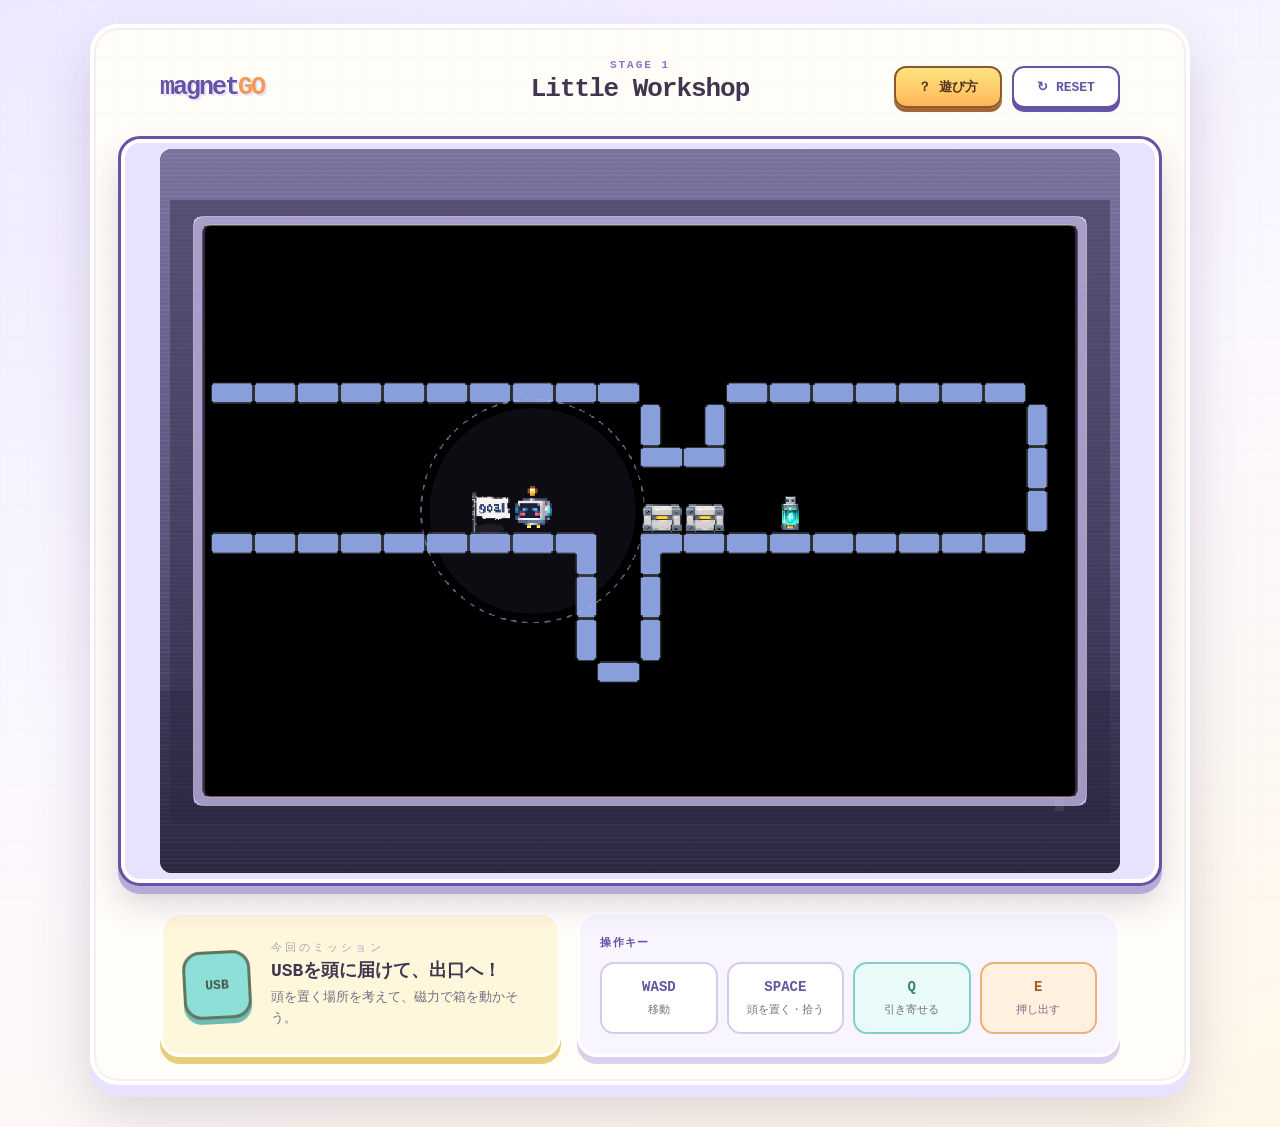
<file: index.html>
<!doctype html>
<html lang="ja">
  <head>
    <meta charset="UTF-8" />
    <meta name="viewport" content="width=device-width, initial-scale=1.0" />
    <title>magnetGO</title>
    <link rel="stylesheet" href="./styles.css" />
    <link rel="stylesheet" href="./play-theme.css" />
  </head>
  <body>
    <main id="appLayout" class="layout">
      <section class="panel panel-game">
        <div class="panel-head">
          <div class="edit-only">
            <p class="eyebrow">Prototype Puzzle</p>
            <h1>magnetGO</h1>
          </div>
          <div class="head-actions">
            <button id="resetButton" class="reset-button edit-only" type="button">Reset</button>
            <button id="restoreButton" class="reset-button reset-button-secondary edit-only" type="button">Restore Base</button>
          </div>
        </div>
        <div class="game-shell">
          <div class="play-toolbar">
            <a class="play-brand player-only" href="./index.html?mode=play" aria-label="magnetGO">
              magnet<span>GO</span>
            </a>
            <div class="player-stage-meta player-only">
              <p id="playerStageIndex" class="eyebrow"></p>
              <h2 id="playerStageTitle"></h2>
            </div>
            <div id="playSideActions" class="play-side-actions" aria-hidden="true">
              <a class="reset-button player-link guide-button" href="./tutorial.html">？ 遊び方</a>
              <button id="playResetButton" class="reset-button" type="button">↻ RESET</button>
            </div>
          </div>
          <div class="game-canvas-wrap">
            <canvas id="gameCanvas" width="1408" height="1408" aria-label="magnetGO game"></canvas>
            <div id="clearOverlay" class="clear-overlay" aria-hidden="true">
              <div class="clear-card">
                <p class="eyebrow">Stage Complete</p>
                <h2>Clear</h2>
                <p>Press Enter for next stage</p>
                <button id="overlayNextStageButton" class="next-stage-button" type="button">Next Stage</button>
              </div>
            </div>
            <div id="gameOverOverlay" class="clear-overlay" aria-hidden="true">
              <div class="clear-card">
                <p class="eyebrow">System Halt</p>
                <h2>Game Over</h2>
                <button id="overlayResetButton" class="reset-button" type="button">Reset</button>
              </div>
            </div>
          </div>
        </div>
        <div class="player-info player-only">
          <section class="player-info-block player-mission">
            <div class="player-mission-icon" aria-hidden="true">USB</div>
            <div>
              <p class="eyebrow">今回のミッション</p>
              <h2>USBを頭に届けて、出口へ！</h2>
              <p>頭を置く場所を考えて、磁力で箱を動かそう。</p>
            </div>
          </section>
          <section class="player-info-block">
            <p class="eyebrow">操作キー</p>
            <ul class="player-controls">
              <li><strong>WASD</strong><span>移動</span></li>
              <li><strong>SPACE</strong><span>頭を置く・拾う</span></li>
              <li class="control-attract"><strong>Q</strong><span>引き寄せる</span></li>
              <li class="control-repel"><strong>E</strong><span>押し出す</span></li>
            </ul>
          </section>
        </div>
      </section>
      <aside class="panel panel-side edit-only">
        <section>
          <p class="eyebrow">Stage</p>
          <h2 id="stageTitle"></h2>
          <p id="stageGoal" class="goal-text"></p>
        </section>
        <section>
          <p class="eyebrow">Select</p>
          <div id="stageButtons" class="stage-buttons"></div>
          <button id="nextStageButton" class="next-stage-button" type="button">Next Stage</button>
        </section>
        <section>
          <p class="eyebrow">Mode</p>
          <div class="mode-buttons">
            <button id="editModeButton" class="mode-button" type="button">Edit</button>
            <button id="playModeButton" class="mode-button" type="button">Play</button>
          </div>
        </section>
        <section>
          <p class="eyebrow">Palette</p>
          <div id="paletteButtons" class="palette-buttons"></div>
        </section>
        <section>
          <p class="eyebrow">Map Size</p>
          <div class="size-controls">
            <label class="size-field">
              <span>Width</span>
              <input id="mapWidthInput" type="number" min="6" max="40" value="20" />
            </label>
            <label class="size-field">
              <span>Height</span>
              <input id="mapHeightInput" type="number" min="6" max="40" value="20" />
            </label>
          </div>
          <button id="applyMapSizeButton" class="next-stage-button" type="button">Apply Size</button>
        </section>
        <section>
          <p class="eyebrow">Controls</p>
          <ul class="controls">
            <li><span>Move</span><strong>Arrow Keys / WASD</strong></li>
            <li><span>Drop / Pick Head</span><strong>Space</strong></li>
            <li><span>Attract</span><strong>Q</strong></li>
            <li><span>Repel</span><strong>E</strong></li>
            <li><span>Edit</span><strong>Click / Drag</strong></li>
          </ul>
        </section>
        <section>
          <p class="eyebrow">Status</p>
          <div id="statusCard" class="status-card"></div>
        </section>
        <section>
          <p class="eyebrow">Export</p>
          <button id="exportButton" class="next-stage-button" type="button">Refresh Export</button>
          <textarea id="exportOutput" class="export-output" spellcheck="false"></textarea>
        </section>
        <section>
          <p class="eyebrow">Hint</p>
          <p id="stageHint" class="hint-text"></p>
        </section>
      </aside>
    </main>
    <script type="module" src="./src/main.js"></script>
  </body>
</html>
</file>
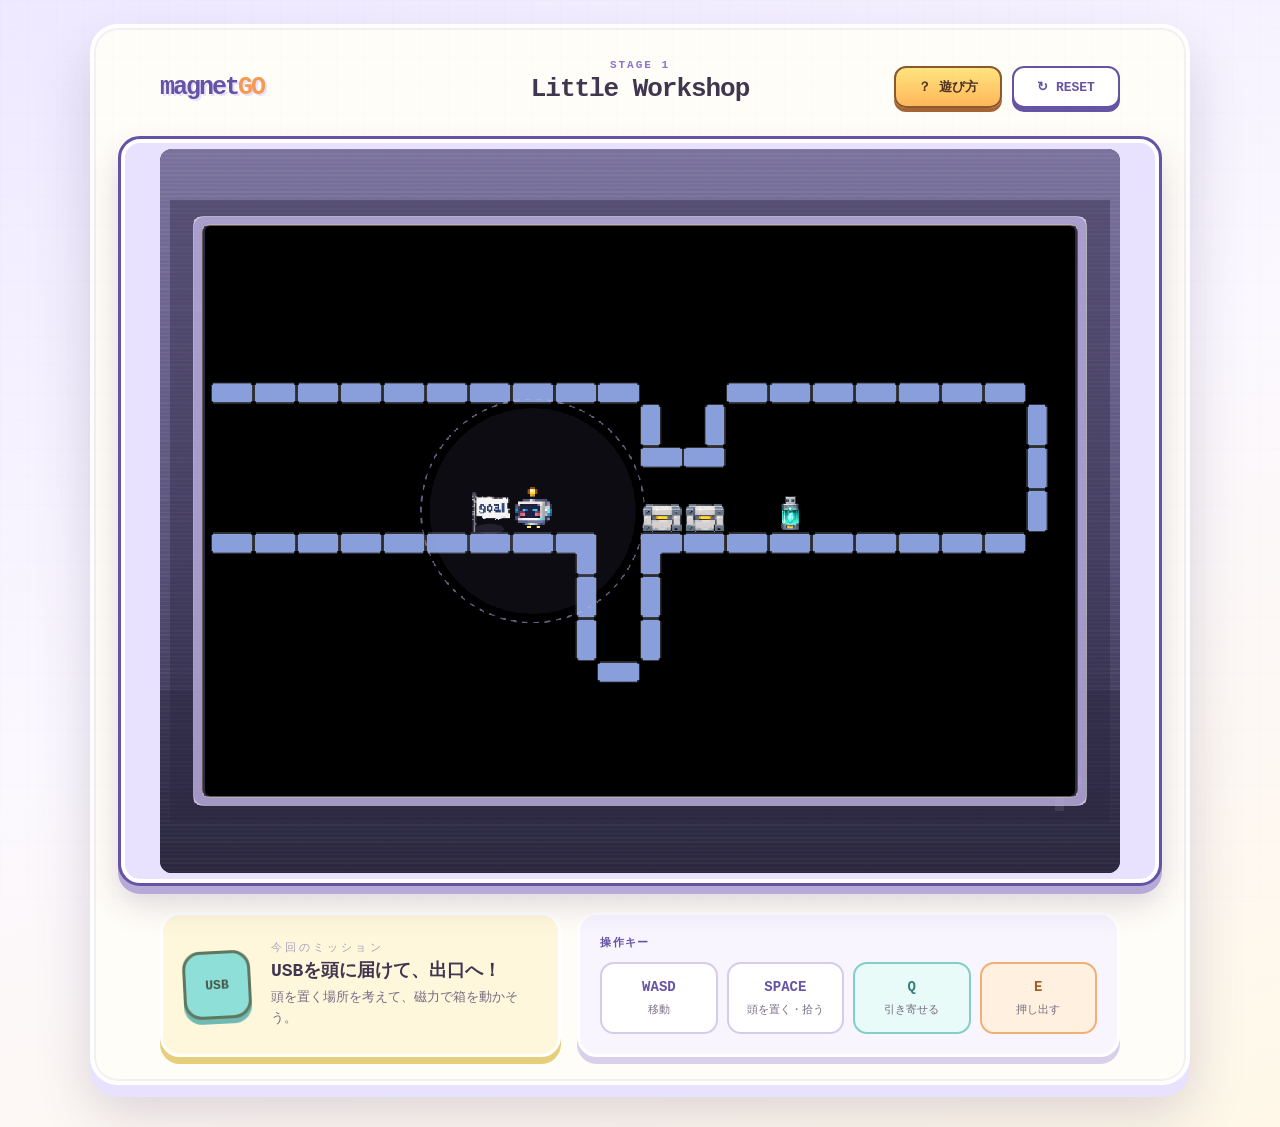
<file: game.html>
<!doctype html>
<html lang="ja">
  <head>
    <meta charset="UTF-8" />
    <meta http-equiv="refresh" content="0; url=./index.html?mode=play" />
    <meta name="viewport" content="width=device-width, initial-scale=1.0" />
    <title>Redirecting...</title>
  </head>
  <body>
    <script>
      window.location.replace("./index.html?mode=play");
    </script>
  </body>
</html>
</file>
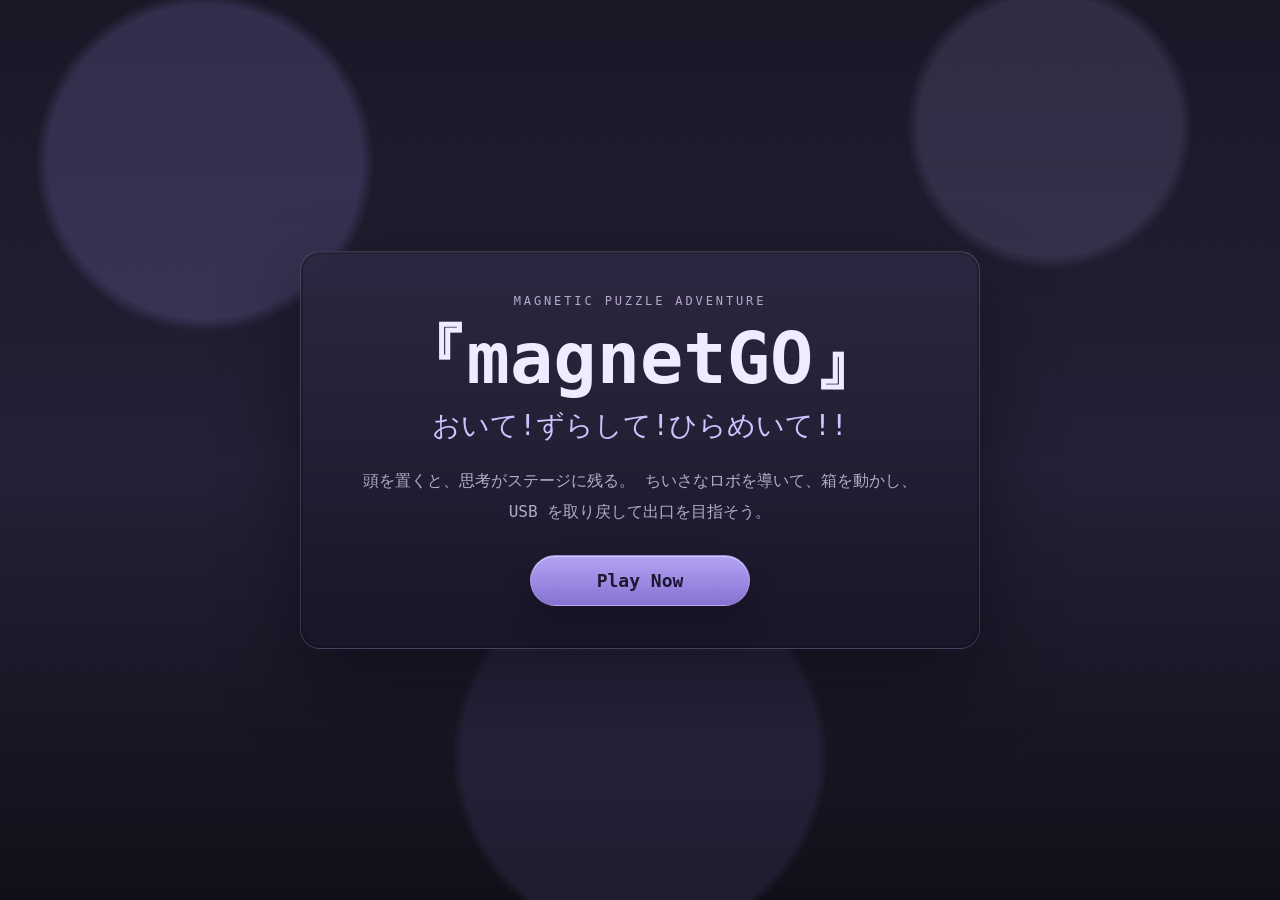
<file: play.html>
<!doctype html>
<html lang="ja">
  <head>
    <meta charset="UTF-8" />
    <meta name="viewport" content="width=device-width, initial-scale=1.0" />
    <title>magnetGO | Play</title>
    <link rel="stylesheet" href="./play.css" />
  </head>
  <body>
    <main class="landing-shell">
      <section class="landing-window">
        <p class="landing-eyebrow">Magnetic Puzzle Adventure</p>
        <h1>『magnetGO』</h1>
        <p class="landing-tagline">おいて!ずらして!ひらめいて!!</p>
        <p class="landing-copy">
          頭を置くと、思考がステージに残る。
          ちいさなロボを導いて、箱を動かし、USB を取り戻して出口を目指そう。
        </p>
        <a class="play-now-button" href="./index.html?mode=play">Play Now</a>
      </section>
    </main>
  </body>
</html>
</file>
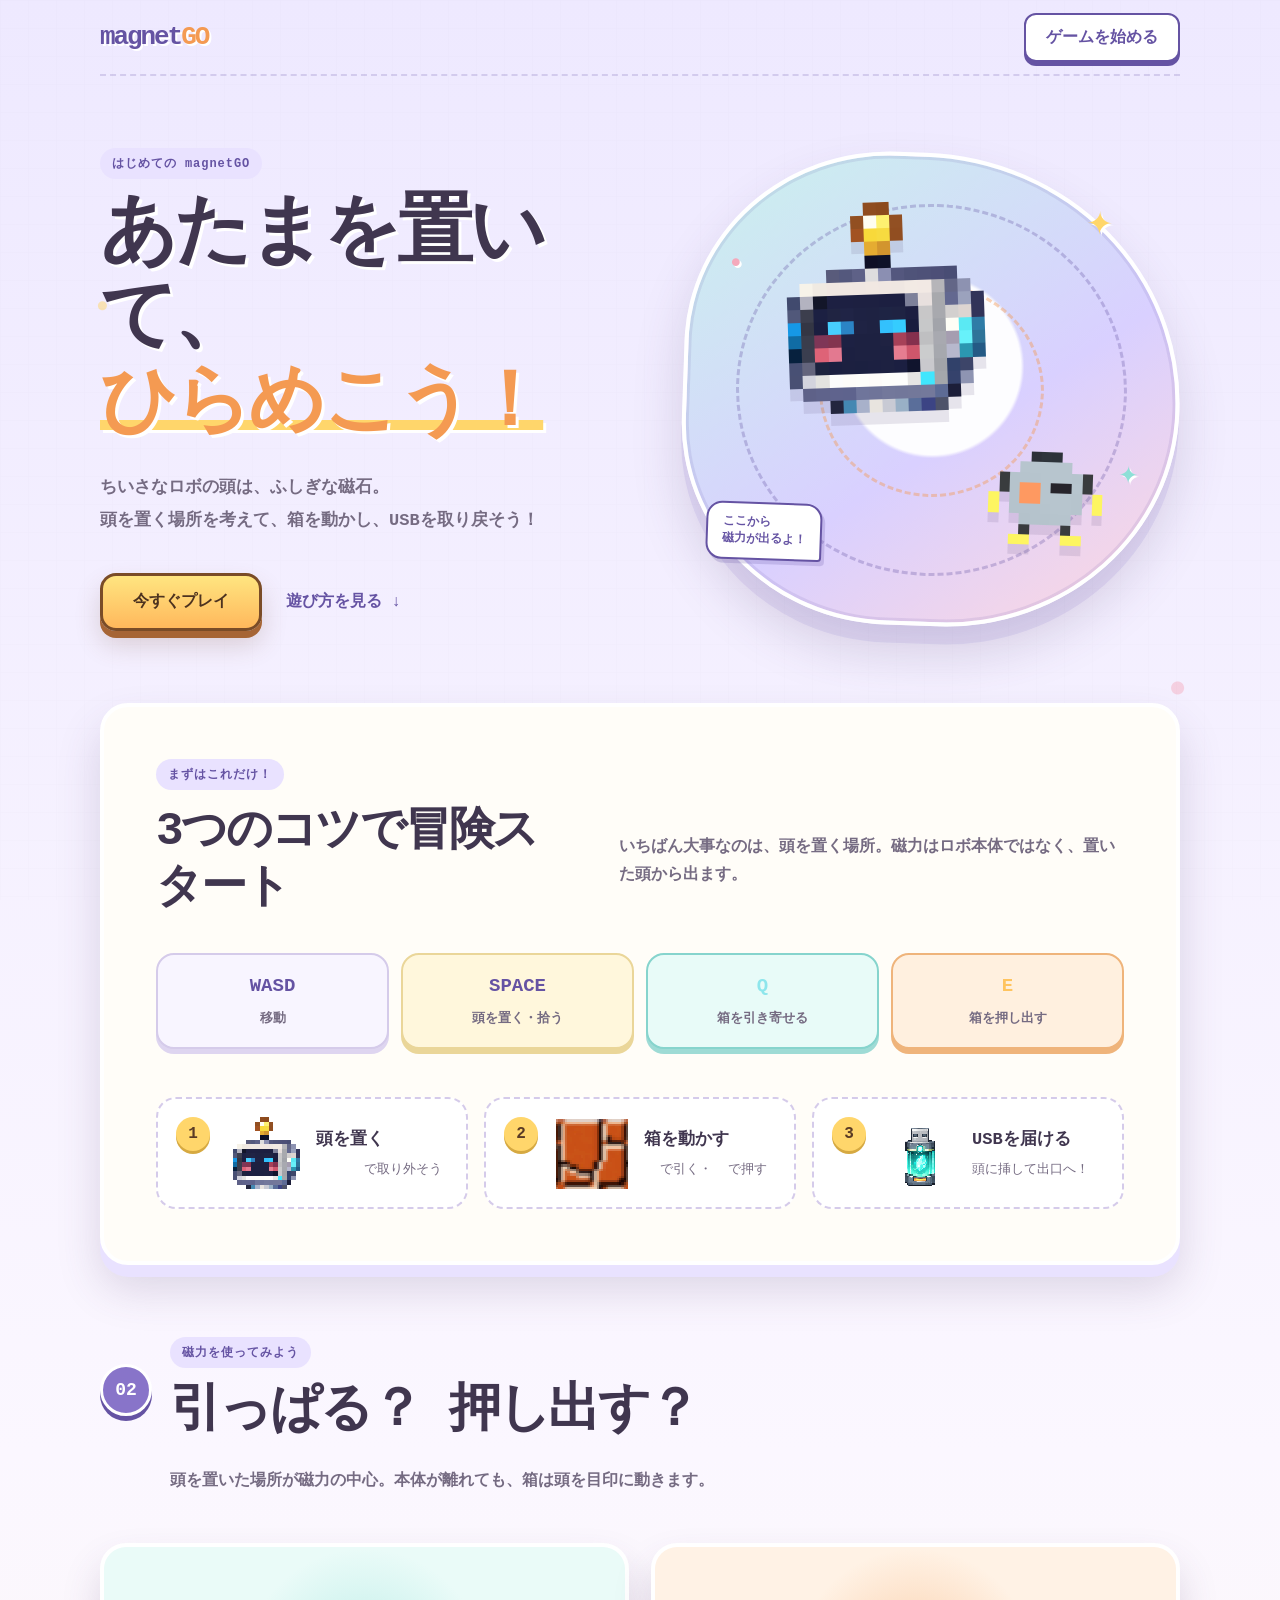
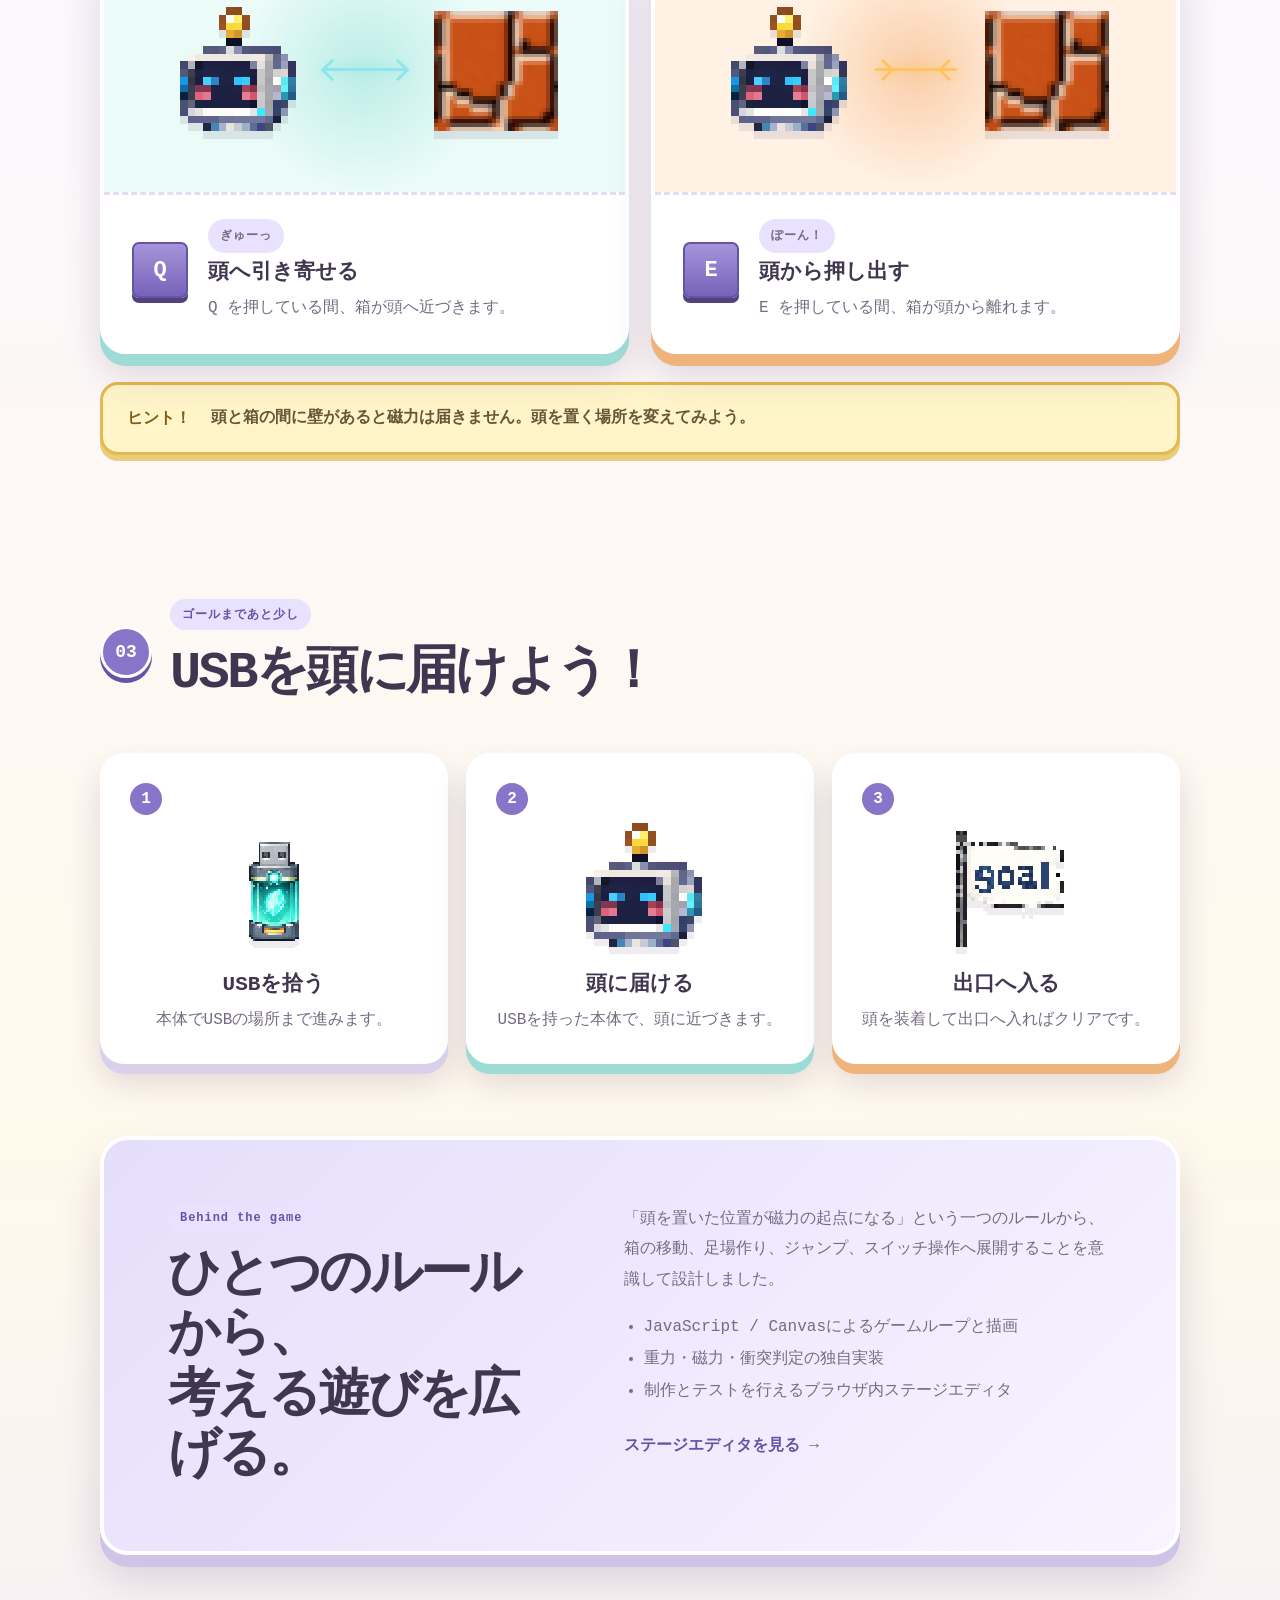
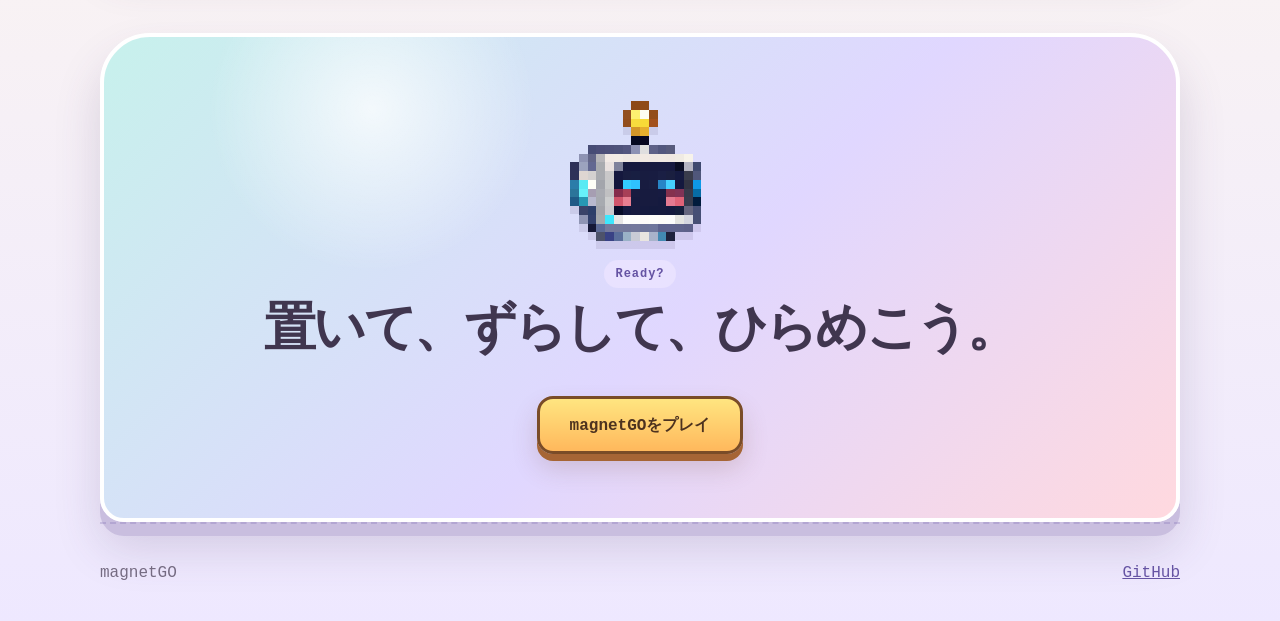
<file: tutorial.html>
<!doctype html>
<html lang="ja">
  <head>
    <meta charset="UTF-8" />
    <meta name="viewport" content="width=device-width, initial-scale=1.0" />
    <meta
      name="description"
      content="頭を置き、磁力で道を作る2Dパズルゲーム magnetGO の遊び方。"
    />
    <title>遊び方 | magnetGO</title>
    <link rel="stylesheet" href="./styles.css" />
    <link rel="stylesheet" href="./tutorial.css" />
  </head>
  <body class="tutorial-page">
    <header class="tutorial-header">
      <a class="tutorial-logo" href="./index.html?mode=play" aria-label="magnetGOをプレイ">
        magnet<span>GO</span>
      </a>
      <a class="tutorial-header-play" href="./index.html?mode=play">ゲームを始める</a>
    </header>

    <main class="tutorial-main">
      <section class="tutorial-hero" aria-labelledby="tutorial-heading">
        <div class="tutorial-hero-copy">
          <p class="tutorial-kicker">はじめての magnetGO</p>
          <h1 id="tutorial-heading">あたまを置いて、<br /><em>ひらめこう！</em></h1>
          <p class="tutorial-lead">
            ちいさなロボの頭は、ふしぎな磁石。<br />
            頭を置く場所を考えて、箱を動かし、USBを取り戻そう！
          </p>
          <div class="tutorial-hero-actions">
            <a class="tutorial-primary-button" href="./index.html?mode=play">今すぐプレイ</a>
            <a class="tutorial-text-link" href="#basics">遊び方を見る <span aria-hidden="true">↓</span></a>
          </div>
        </div>

        <div class="tutorial-hero-visual" aria-label="ロボの頭と本体を離して使うゲームです">
          <span class="tutorial-spark tutorial-spark-one" aria-hidden="true">✦</span>
          <span class="tutorial-spark tutorial-spark-two" aria-hidden="true">●</span>
          <span class="tutorial-spark tutorial-spark-three" aria-hidden="true">✦</span>
          <div class="tutorial-orbit tutorial-orbit-one"></div>
          <div class="tutorial-orbit tutorial-orbit-two"></div>
          <img class="tutorial-hero-head" src="./assets/robot-head2.PNG" alt="取り外したロボの頭" />
          <img class="tutorial-hero-body" src="./assets/robot-body3.PNG" alt="頭を外したロボの本体" />
          <span class="tutorial-magnet-label">ここから<br />磁力が出るよ！</span>
        </div>
      </section>

      <section class="tutorial-quick-start" aria-labelledby="quick-start-heading">
        <div class="tutorial-quick-title">
          <p class="tutorial-kicker">まずはこれだけ！</p>
          <h2 id="quick-start-heading">3つのコツで冒険スタート</h2>
          <p>いちばん大事なのは、頭を置く場所。磁力はロボ本体ではなく、置いた頭から出ます。</p>
        </div>

        <div class="tutorial-quick-keys" aria-label="操作キー一覧">
          <div><kbd>WASD</kbd><span>移動</span></div>
          <div><kbd>SPACE</kbd><span>頭を置く・拾う</span></div>
          <div class="is-attract"><kbd>Q</kbd><span>箱を引き寄せる</span></div>
          <div class="is-repel"><kbd>E</kbd><span>箱を押し出す</span></div>
        </div>

        <ol class="tutorial-quick-flow">
          <li>
            <strong>1</strong>
            <img src="./assets/robot-head2.PNG" alt="ロボの頭" />
            <span><b>頭を置く</b><small><kbd>SPACE</kbd> で取り外そう</small></span>
          </li>
          <li>
            <strong>2</strong>
            <img src="./assets/block2.PNG" alt="金属箱" />
            <span><b>箱を動かす</b><small><kbd>Q</kbd> で引く・<kbd>E</kbd> で押す</small></span>
          </li>
          <li>
            <strong>3</strong>
            <img src="./assets/usb.PNG" alt="USB" />
            <span><b>USBを届ける</b><small>頭に挿して出口へ！</small></span>
          </li>
        </ol>
      </section>

      <section id="basics" class="tutorial-section" aria-labelledby="magnet-heading">
        <div class="tutorial-section-heading">
          <p class="tutorial-step-number">02</p>
          <div>
            <p class="tutorial-kicker">磁力を使ってみよう</p>
            <h2 id="magnet-heading">引っぱる？ 押し出す？</h2>
          </div>
        </div>

        <p class="tutorial-section-intro">
          頭を置いた場所が磁力の中心。本体が離れても、箱は頭を目印に動きます。
        </p>

        <div class="tutorial-magnet-grid">
          <article class="tutorial-magnet-card tutorial-attract-card">
            <div class="tutorial-magnet-demo">
              <img src="./assets/robot-head2.PNG" alt="ロボの頭" />
              <span class="tutorial-force-arrow tutorial-force-left" aria-hidden="true"></span>
              <img src="./assets/block2.PNG" alt="金属箱" />
            </div>
            <div class="tutorial-magnet-copy">
              <kbd>Q</kbd>
              <div>
                <p class="tutorial-kicker">ぎゅーっ</p>
                <h3>頭へ引き寄せる</h3>
                <p><kbd>Q</kbd> を押している間、箱が頭へ近づきます。</p>
              </div>
            </div>
          </article>

          <article class="tutorial-magnet-card tutorial-repel-card">
            <div class="tutorial-magnet-demo">
              <img src="./assets/robot-head2.PNG" alt="ロボの頭" />
              <span class="tutorial-force-arrow tutorial-force-right" aria-hidden="true"></span>
              <img src="./assets/block2.PNG" alt="金属箱" />
            </div>
            <div class="tutorial-magnet-copy">
              <kbd>E</kbd>
              <div>
                <p class="tutorial-kicker">ぽーん！</p>
                <h3>頭から押し出す</h3>
                <p><kbd>E</kbd> を押している間、箱が頭から離れます。</p>
              </div>
            </div>
          </article>
        </div>

        <aside class="tutorial-tip">
          <strong>ヒント！</strong>
          <p>頭と箱の間に壁があると磁力は届きません。頭を置く場所を変えてみよう。</p>
        </aside>
      </section>

      <section class="tutorial-section" aria-labelledby="goal-heading">
        <div class="tutorial-section-heading">
          <p class="tutorial-step-number">03</p>
          <div>
            <p class="tutorial-kicker">ゴールまであと少し</p>
            <h2 id="goal-heading">USBを頭に届けよう！</h2>
          </div>
        </div>

        <ol class="tutorial-mission-list">
          <li>
            <span class="tutorial-mission-index">1</span>
            <img src="./assets/usb.PNG" alt="USB" />
            <div><h3>USBを拾う</h3><p>本体でUSBの場所まで進みます。</p></div>
          </li>
          <li>
            <span class="tutorial-mission-index">2</span>
            <img src="./assets/robot-head2.PNG" alt="ロボの頭" />
            <div><h3>頭に届ける</h3><p>USBを持った本体で、頭に近づきます。</p></div>
          </li>
          <li>
            <span class="tutorial-mission-index">3</span>
            <img src="./assets/Goal.PNG" alt="出口" />
            <div><h3>出口へ入る</h3><p>頭を装着して出口へ入ればクリアです。</p></div>
          </li>
        </ol>
      </section>

      <section class="tutorial-portfolio" aria-labelledby="design-heading">
        <div>
          <p class="tutorial-kicker">Behind the game</p>
          <h2 id="design-heading">ひとつのルールから、<br />考える遊びを広げる。</h2>
        </div>
        <div class="tutorial-portfolio-copy">
          <p>
            「頭を置いた位置が磁力の起点になる」という一つのルールから、箱の移動、足場作り、ジャンプ、スイッチ操作へ展開することを意識して設計しました。
          </p>
          <ul>
            <li>JavaScript / Canvasによるゲームループと描画</li>
            <li>重力・磁力・衝突判定の独自実装</li>
            <li>制作とテストを行えるブラウザ内ステージエディタ</li>
          </ul>
          <a class="tutorial-editor-link" href="./index.html?mode=edit">ステージエディタを見る →</a>
        </div>
      </section>

      <section class="tutorial-final-cta" aria-labelledby="play-heading">
        <img src="./assets/robot-head2-right.PNG" alt="" />
        <p class="tutorial-kicker">Ready?</p>
        <h2 id="play-heading">置いて、ずらして、ひらめこう。</h2>
        <a class="tutorial-primary-button" href="./index.html?mode=play">magnetGOをプレイ</a>
      </section>
    </main>

    <footer class="tutorial-footer">
      <p>magnetGO</p>
      <a href="https://github.com/zumi1729/magnetGo">GitHub</a>
    </footer>
  </body>
</html>
</file>
<file: styles.css>
:root {
  --bg-top: #1d1b2b;
  --bg-mid: #282538;
  --bg-bottom: #141320;
  --panel: rgba(34, 32, 48, 0.94);
  --panel-strong: rgba(43, 40, 60, 0.98);
  --panel-soft: rgba(57, 53, 79, 0.76);
  --ink: #e5deef;
  --muted: #a8a0bc;
  --line: rgba(203, 189, 234, 0.18);
  --accent: #9a8bd4;
  --accent-strong: #c7b7ff;
  --accent-soft: #77679f;
  --warning: #c38ea0;
  --gold: #d2c39a;
  --shadow: rgba(4, 4, 10, 0.44);
}

* {
  box-sizing: border-box;
}

body {
  margin: 0;
  min-height: 100vh;
  font-family: "Iosevka", "IBM Plex Mono", "MS Gothic", monospace;
  color: var(--ink);
  background:
    radial-gradient(circle at 18% 20%, rgba(105, 93, 150, 0.24) 0 12%, transparent 13%),
    radial-gradient(circle at 83% 16%, rgba(154, 139, 212, 0.14) 0 10%, transparent 11%),
    radial-gradient(circle at 50% 88%, rgba(96, 84, 132, 0.16) 0 18%, transparent 19%),
    linear-gradient(180deg, var(--bg-top) 0%, var(--bg-mid) 48%, var(--bg-bottom) 100%);
  position: relative;
}

body::before {
  content: "";
  position: fixed;
  inset: 0;
  pointer-events: none;
  opacity: 0.32;
  background:
    repeating-linear-gradient(
      0deg,
      rgba(255, 255, 255, 0.03) 0 2px,
      transparent 2px 7px
    ),
    repeating-linear-gradient(
      90deg,
      rgba(255, 255, 255, 0.015) 0 2px,
      transparent 2px 9px
    );
}

.layout {
  width: min(1500px, calc(100vw - 24px));
  margin: 18px auto;
  display: grid;
  grid-template-columns: minmax(0, 1fr);
  gap: 14px;
}

.layout.is-edit {
  grid-template-columns: minmax(0, 1.4fr) minmax(320px, 0.86fr);
  align-items: start;
}

.panel {
  background: var(--panel);
  border: 1px solid var(--line);
  border-radius: 12px;
  box-shadow:
    0 26px 50px var(--shadow),
    inset 0 1px 0 rgba(255, 255, 255, 0.05),
    inset 0 0 0 2px rgba(12, 11, 20, 0.34);
}

.panel-game {
  padding: 18px 18px 20px;
  background:
    linear-gradient(180deg, rgba(47, 43, 68, 0.98) 0%, rgba(27, 25, 41, 0.98) 100%);
}

.panel-side {
  padding: 24px 22px;
  display: grid;
  grid-template-columns: repeat(auto-fit, minmax(220px, 1fr));
  gap: 14px;
  align-content: start;
  background:
    linear-gradient(180deg, var(--panel-strong) 0%, rgba(30, 27, 45, 0.98) 100%);
}

.layout.is-edit .panel-side {
  grid-template-columns: 1fr;
}

.player-only {
  display: none;
}

body.view-play .player-only {
  display: block;
}

body.view-play .edit-only {
  display: none !important;
}

body.view-play .layout {
  width: min(1200px, calc(100vw - 24px));
  min-height: 100vh;
  margin: 0 auto;
  display: grid;
  place-items: center;
}

.tutorial-page {
  min-height: 100vh;
  background:
    radial-gradient(circle at 75% 10%, rgba(116, 216, 224, 0.12), transparent 24%),
    radial-gradient(circle at 10% 35%, rgba(255, 184, 74, 0.1), transparent 24%),
    linear-gradient(180deg, #171522 0%, #242133 45%, #11101a 100%);
}

.tutorial-page::before {
  opacity: 0.2;
}

.tutorial-header,
.tutorial-main,
.tutorial-footer {
  width: min(1120px, calc(100vw - 36px));
  margin-inline: auto;
  position: relative;
  z-index: 1;
}

.tutorial-header {
  min-height: 84px;
  display: flex;
  align-items: center;
  justify-content: space-between;
  border-bottom: 1px solid var(--line);
}

.tutorial-logo {
  color: var(--ink);
  font-size: 23px;
  font-weight: 800;
  letter-spacing: -0.08em;
  text-decoration: none;
}

.tutorial-logo span {
  color: #ffc45f;
}

.tutorial-header-play,
.tutorial-editor-link,
.tutorial-text-link {
  color: var(--ink);
  font-weight: 700;
  text-decoration: none;
}

.tutorial-header-play {
  padding: 10px 16px;
  border: 1px solid rgba(255, 229, 138, 0.42);
  border-radius: 999px;
}

.tutorial-header-play:hover,
.tutorial-text-link:hover,
.tutorial-editor-link:hover {
  color: #ffc45f;
}

.tutorial-main section {
  padding: 82px 0;
  border: 0;
  border-radius: 0;
  background: none;
}

.tutorial-hero {
  min-height: 560px;
  display: grid;
  grid-template-columns: 1.05fr 0.95fr;
  align-items: center;
  gap: 52px;
}

.tutorial-kicker {
  margin: 0 0 12px;
  color: #8ee6ec;
  font-size: 12px;
  font-weight: 800;
  letter-spacing: 0.2em;
  text-transform: uppercase;
}

.tutorial-hero h1,
.tutorial-section h2,
.tutorial-portfolio h2,
.tutorial-final-cta h2 {
  margin: 0;
  line-height: 1.16;
  letter-spacing: -0.06em;
}

.tutorial-hero h1 {
  font-size: clamp(42px, 5.5vw, 68px);
}

.tutorial-hero h1 em {
  color: #ffc45f;
  font-style: normal;
}

.tutorial-lead,
.tutorial-section-intro,
.tutorial-portfolio-copy > p {
  color: #c5bed2;
  line-height: 2;
}

.tutorial-lead {
  margin: 28px 0 0;
  font-size: 16px;
}

.tutorial-hero-actions {
  margin-top: 36px;
  display: flex;
  align-items: center;
  gap: 24px;
}

.tutorial-primary-button {
  display: inline-flex;
  min-height: 56px;
  align-items: center;
  justify-content: center;
  padding: 0 28px;
  border: 2px solid #ffe49a;
  border-radius: 10px;
  background: linear-gradient(180deg, #ffd877, #f3a847);
  color: #2b2119;
  font-weight: 900;
  text-decoration: none;
  box-shadow: 0 7px 0 #8d572b, 0 16px 28px rgba(0, 0, 0, 0.25);
  transition: transform 120ms ease, box-shadow 120ms ease;
}

.tutorial-primary-button:hover {
  transform: translateY(-2px);
  box-shadow: 0 9px 0 #8d572b, 0 20px 32px rgba(0, 0, 0, 0.28);
}

.tutorial-hero-visual {
  aspect-ratio: 1;
  position: relative;
  display: grid;
  place-items: center;
  border: 1px solid rgba(142, 230, 236, 0.15);
  border-radius: 50%;
  background: radial-gradient(circle, rgba(93, 194, 203, 0.2), transparent 65%);
}

.tutorial-hero-visual img,
.tutorial-magnet-demo img,
.tutorial-mission-list img,
.tutorial-final-cta img {
  image-rendering: pixelated;
}

.tutorial-hero-head {
  width: 40%;
  transform: translate(-30%, -42%);
  filter: drop-shadow(0 18px 24px rgba(0, 0, 0, 0.4));
}

.tutorial-hero-body {
  width: 31%;
  position: absolute;
  right: 13%;
  bottom: 17%;
  filter: drop-shadow(0 14px 20px rgba(0, 0, 0, 0.36));
}

.tutorial-orbit {
  position: absolute;
  border: 1px dashed rgba(142, 230, 236, 0.32);
  border-radius: 50%;
}

.tutorial-orbit-one { inset: 12%; }
.tutorial-orbit-two { inset: 27%; }

.tutorial-magnet-label {
  position: absolute;
  left: 8%;
  bottom: 19%;
  color: #8ee6ec;
  font-size: 11px;
  font-weight: 800;
  letter-spacing: 0.12em;
}

.tutorial-quick-start {
  padding: clamp(28px, 5vw, 52px) !important;
  border: 1px solid rgba(255, 196, 95, 0.28) !important;
  border-radius: 22px !important;
  background:
    linear-gradient(145deg, rgba(64, 58, 88, 0.92), rgba(26, 24, 38, 0.96)) !important;
  box-shadow: 0 28px 54px rgba(4, 4, 10, 0.3);
}

.tutorial-quick-title {
  display: grid;
  grid-template-columns: minmax(220px, 0.9fr) minmax(280px, 1.1fr);
  column-gap: 50px;
  align-items: end;
}

.tutorial-quick-title .tutorial-kicker {
  grid-column: 1 / -1;
}

.tutorial-quick-title h2 {
  margin: 0;
  font-size: clamp(28px, 4vw, 44px);
  line-height: 1.25;
  letter-spacing: -0.05em;
}

.tutorial-quick-title > p:last-child {
  margin: 0;
  color: #c5bed2;
  line-height: 1.8;
}

.tutorial-quick-keys {
  margin-top: 34px;
  display: grid;
  grid-template-columns: repeat(4, minmax(0, 1fr));
  gap: 10px;
}

.tutorial-quick-keys div {
  min-height: 104px;
  padding: 16px;
  display: flex;
  flex-direction: column;
  align-items: center;
  justify-content: center;
  gap: 12px;
  border: 1px solid var(--line);
  border-radius: 12px;
  background: rgba(17, 16, 27, 0.56);
  text-align: center;
}

.tutorial-quick-keys kbd,
.tutorial-quick-flow kbd {
  color: #fff;
  font-weight: 900;
}

.tutorial-quick-keys kbd {
  font-size: 18px;
}

.tutorial-quick-keys span {
  color: #c5bed2;
  font-size: 13px;
}

.tutorial-quick-keys .is-attract {
  border-color: rgba(142, 230, 236, 0.36);
}

.tutorial-quick-keys .is-attract kbd {
  color: #8ee6ec;
}

.tutorial-quick-keys .is-repel {
  border-color: rgba(255, 196, 95, 0.36);
}

.tutorial-quick-keys .is-repel kbd {
  color: #ffc45f;
}

.tutorial-quick-flow {
  margin: 26px 0 0;
  padding: 22px 0 0;
  display: grid;
  grid-template-columns: repeat(3, 1fr);
  border-top: 1px solid var(--line);
  list-style: none;
}

.tutorial-quick-flow li {
  padding: 8px 20px;
  display: flex;
  align-items: center;
  gap: 12px;
}

.tutorial-quick-flow li + li {
  border-left: 1px solid var(--line);
}

.tutorial-quick-flow strong {
  width: 30px;
  height: 30px;
  flex: 0 0 auto;
  display: grid;
  place-items: center;
  border-radius: 50%;
  background: #ffc45f;
  color: #2b2119;
}

.tutorial-quick-flow span {
  line-height: 1.6;
}

.tutorial-section {
  border-top: 1px solid var(--line) !important;
}

.tutorial-section-heading {
  display: flex;
  align-items: flex-start;
  gap: 26px;
}

.tutorial-step-number {
  margin: 4px 0 0;
  color: #ffc45f;
  font-size: 18px;
  font-weight: 900;
}

.tutorial-section h2,
.tutorial-portfolio h2,
.tutorial-final-cta h2 {
  font-size: clamp(32px, 4.6vw, 54px);
}

.tutorial-control-grid,
.tutorial-magnet-grid {
  margin-top: 46px;
  display: grid;
  grid-template-columns: repeat(2, minmax(0, 1fr));
  gap: 18px;
}

.tutorial-control-card,
.tutorial-magnet-card {
  border: 1px solid var(--line);
  border-radius: 18px;
  background: linear-gradient(145deg, rgba(57, 53, 79, 0.72), rgba(25, 23, 37, 0.88));
  box-shadow: 0 24px 42px rgba(5, 5, 10, 0.24);
}

.tutorial-control-card {
  min-height: 230px;
  padding: 30px;
  display: grid;
  grid-template-columns: 150px 1fr;
  align-items: center;
  gap: 28px;
}

.tutorial-control-card h3,
.tutorial-magnet-card h3,
.tutorial-mission-list h3 {
  margin: 0 0 10px;
  font-size: 21px;
}

.tutorial-control-card p,
.tutorial-magnet-card p,
.tutorial-mission-list p {
  margin: 0;
  color: var(--muted);
  line-height: 1.7;
}

kbd {
  font-family: inherit;
}

.tutorial-key-cluster {
  display: grid;
  grid-template-columns: repeat(3, 42px);
  gap: 6px;
  justify-content: center;
}

.tutorial-key-cluster kbd,
.tutorial-space-key kbd,
.tutorial-magnet-copy > kbd {
  display: grid;
  place-items: center;
  border: 1px solid rgba(255, 255, 255, 0.3);
  border-radius: 7px;
  background: linear-gradient(180deg, #5b5671, #363247);
  color: white;
  font-weight: 900;
  box-shadow: 0 5px 0 #201e2b;
}

.tutorial-key-cluster kbd { height: 42px; }
.tutorial-space-key kbd { width: 132px; height: 48px; font-size: 12px; }

.tutorial-section-intro {
  max-width: 760px;
  margin: 28px 0 0 70px;
}

.tutorial-magnet-card {
  overflow: hidden;
}

.tutorial-magnet-demo {
  min-height: 250px;
  padding: 36px;
  display: flex;
  align-items: center;
  justify-content: center;
  gap: 28px;
  background: radial-gradient(circle, rgba(125, 225, 232, 0.13), transparent 58%);
}

.tutorial-repel-card .tutorial-magnet-demo {
  background: radial-gradient(circle, rgba(255, 177, 83, 0.14), transparent 58%);
}

.tutorial-magnet-demo img {
  width: 118px;
  height: 118px;
  object-fit: contain;
}

.tutorial-force-arrow {
  width: 82px;
  height: 3px;
  position: relative;
  background: #8ee6ec;
  box-shadow: 0 0 12px rgba(142, 230, 236, 0.8);
}

.tutorial-force-arrow::before,
.tutorial-force-arrow::after {
  content: "";
  position: absolute;
  top: -6px;
  width: 13px;
  height: 13px;
  border-top: 3px solid currentColor;
  border-right: 3px solid currentColor;
}

.tutorial-force-left { color: #8ee6ec; }
.tutorial-force-left::before { left: 0; transform: rotate(-135deg); }
.tutorial-force-left::after { right: 0; transform: rotate(45deg); }
.tutorial-force-right { color: #ffc45f; background: #ffc45f; box-shadow: 0 0 12px rgba(255, 196, 95, 0.8); }
.tutorial-force-right::before { left: 0; transform: rotate(45deg); }
.tutorial-force-right::after { right: 0; transform: rotate(-135deg); }

.tutorial-magnet-copy {
  padding: 24px 28px 28px;
  display: grid;
  grid-template-columns: 58px 1fr;
  align-items: center;
  gap: 18px;
  border-top: 1px solid var(--line);
}

.tutorial-magnet-copy > kbd {
  width: 56px;
  height: 56px;
  font-size: 22px;
}

.tutorial-magnet-copy .tutorial-kicker { margin-bottom: 4px; }

.tutorial-tip {
  margin-top: 18px;
  padding: 18px 24px;
  display: flex;
  gap: 20px;
  border: 1px solid rgba(255, 196, 95, 0.24);
  border-radius: 12px;
  background: rgba(255, 196, 95, 0.07);
}

.tutorial-tip strong { color: #ffc45f; }
.tutorial-tip p { margin: 0; color: #c5bed2; line-height: 1.7; }

.tutorial-mission-list {
  margin: 48px 0 0;
  padding: 0;
  display: grid;
  grid-template-columns: repeat(3, 1fr);
  list-style: none;
}

.tutorial-mission-list li {
  min-width: 0;
  padding: 28px;
  position: relative;
  border: 1px solid var(--line);
  background: rgba(34, 32, 48, 0.72);
}

.tutorial-mission-list li:first-child { border-radius: 18px 0 0 18px; }
.tutorial-mission-list li:last-child { border-radius: 0 18px 18px 0; }
.tutorial-mission-list li + li { border-left: 0; }

.tutorial-mission-list img {
  width: 112px;
  height: 112px;
  display: block;
  margin: 8px auto 22px;
  object-fit: contain;
}

.tutorial-mission-index {
  color: #ffc45f;
  font-weight: 900;
}

.tutorial-portfolio {
  padding-inline: clamp(28px, 6vw, 72px) !important;
  display: grid;
  grid-template-columns: 0.9fr 1.1fr;
  gap: 70px;
  border: 1px solid var(--line) !important;
  border-radius: 24px !important;
  background:
    linear-gradient(135deg, rgba(70, 63, 96, 0.68), rgba(24, 22, 35, 0.9)) !important;
}

.tutorial-portfolio-copy > p { margin-top: 0; }
.tutorial-portfolio-copy ul { padding-left: 20px; color: #c5bed2; line-height: 2; }
.tutorial-editor-link { display: inline-block; margin-top: 12px; color: #8ee6ec; }

.tutorial-final-cta {
  text-align: center;
}

.tutorial-final-cta img {
  width: 120px;
  margin-bottom: 14px;
}

.tutorial-final-cta h2 { margin-bottom: 34px; }

.tutorial-footer {
  min-height: 100px;
  display: flex;
  align-items: center;
  justify-content: space-between;
  border-top: 1px solid var(--line);
  color: var(--muted);
}

.tutorial-footer a { color: var(--muted); }

@media (max-width: 800px) {
  .tutorial-main section { padding: 72px 0; }
  .tutorial-hero { min-height: auto; grid-template-columns: 1fr; gap: 22px; }
  .tutorial-hero-visual { width: min(480px, 100%); margin: 0 auto; }
  .tutorial-quick-title { grid-template-columns: 1fr; gap: 14px; }
  .tutorial-quick-keys { grid-template-columns: repeat(2, 1fr); }
  .tutorial-quick-flow { grid-template-columns: 1fr; }
  .tutorial-quick-flow li + li { border-top: 1px solid var(--line); border-left: 0; }
  .tutorial-control-grid,
  .tutorial-magnet-grid,
  .tutorial-portfolio { grid-template-columns: 1fr; }
  .tutorial-control-card { grid-template-columns: 130px 1fr; }
  .tutorial-portfolio { gap: 34px; }
  .tutorial-mission-list { grid-template-columns: 1fr; }
  .tutorial-mission-list li:first-child { border-radius: 18px 18px 0 0; }
  .tutorial-mission-list li:last-child { border-radius: 0 0 18px 18px; }
  .tutorial-mission-list li + li { border-top: 0; border-left: 1px solid var(--line); }
}

@media (max-width: 520px) {
  .tutorial-header,
  .tutorial-main,
  .tutorial-footer { width: min(100% - 24px, 1120px); }
  .tutorial-header-play { font-size: 12px; }
  .tutorial-hero h1 { font-size: 39px; }
  .tutorial-lead br { display: none; }
  .tutorial-hero-actions { align-items: stretch; flex-direction: column; }
  .tutorial-text-link { text-align: center; }
  .tutorial-control-card { padding: 26px 20px; grid-template-columns: 1fr; text-align: center; }
  .tutorial-space-key { display: grid; place-items: center; }
  .tutorial-section-intro { margin-left: 0; }
  .tutorial-magnet-demo { min-height: 210px; padding: 22px 14px; gap: 16px; }
  .tutorial-magnet-demo img { width: 86px; height: 86px; }
  .tutorial-force-arrow { width: 48px; }
  .tutorial-tip { align-items: flex-start; flex-direction: column; gap: 8px; }
  .tutorial-portfolio { padding: 48px 24px !important; }
}

body.view-play .panel-side {
  display: none;
}

body.view-play .layout.is-edit {
  grid-template-columns: 1fr;
}

body.view-play .player-layout,
body.view-play .layout {
  grid-template-columns: 1fr;
}

body.view-play .panel-game {
  width: min(100%, 1080px);
  padding: 18px;
}

body.view-play .player-stage-meta {
  margin-bottom: 10px;
}

body.view-play .player-stage-meta .eyebrow {
  margin-bottom: 4px;
}

body.view-play .player-stage-meta h2 {
  margin: 0;
}

body.view-play .panel-head {
  display: none;
}

body.view-play .player-panel-head,
body.view-play .panel-head {
  justify-content: flex-end;
}

body.view-play .game-shell {
  grid-template-columns: 1fr;
  justify-items: center;
}

body.view-play .game-canvas-wrap {
  width: 100%;
  display: grid;
  place-items: center;
}

body.view-play #gameCanvas {
  width: min(100%, 960px);
}

body.view-play .player-info {
  display: grid;
  grid-template-columns: repeat(2, minmax(0, 1fr));
  gap: 18px;
  width: min(100%, 960px);
  margin: 18px auto 0;
}

body.view-play .player-info-block {
  padding-top: 14px;
  border-top: 1px solid var(--line);
}

body.view-play .player-info-block h2 {
  margin: 0;
}

body.view-play .player-controls {
  list-style: none;
  padding: 0;
  margin: 0;
  display: grid;
  gap: 8px;
}

body.view-play .player-controls li {
  display: flex;
  justify-content: space-between;
  gap: 12px;
  font-size: 14px;
}

@media (max-width: 720px) {
  body.view-play .player-info {
    grid-template-columns: 1fr;
  }
}

.panel-head {
  display: flex;
  justify-content: space-between;
  align-items: start;
  margin-bottom: 16px;
}

.head-actions {
  display: flex;
  gap: 10px;
}

.eyebrow {
  margin: 0 0 6px;
  font-size: 11px;
  letter-spacing: 0.28em;
  text-transform: uppercase;
  color: var(--muted);
}

h1,
h2,
p {
  margin: 0;
}

h1 {
  font-size: clamp(28px, 4vw, 40px);
  letter-spacing: 0.02em;
  line-height: 1;
  text-transform: uppercase;
}

h2 {
  font-size: 22px;
  margin-bottom: 8px;
  line-height: 1.2;
}

#gameCanvas {
  display: block;
  width: min(100%, calc(100vw - 40px));
  height: auto;
  border-radius: 8px;
  border: 1px solid rgba(226, 219, 248, 0.14);
  background: linear-gradient(180deg, rgba(31, 29, 45, 0.94), rgba(19, 18, 29, 0.98));
  box-shadow:
    inset 0 1px 0 rgba(255, 255, 255, 0.08),
    inset 0 0 0 3px rgba(10, 10, 17, 0.45),
    0 22px 34px rgba(4, 4, 10, 0.34);
  image-rendering: pixelated;
  image-rendering: crisp-edges;
}

.game-shell {
  display: grid;
  grid-template-columns: minmax(0, 1fr) auto;
  gap: 14px;
  align-items: start;
}

.game-canvas-wrap {
  position: relative;
  width: fit-content;
  max-width: 100%;
}

.clear-overlay {
  position: absolute;
  inset: 0;
  display: none;
  align-items: center;
  justify-content: center;
  padding: 24px;
  background: rgba(10, 10, 18, 0.28);
}

.clear-overlay.is-visible {
  display: flex;
}

.clear-card {
  min-width: min(320px, 100%);
  padding: 22px 20px;
  border: 1px solid rgba(226, 214, 255, 0.16);
  border-radius: 10px;
  background: linear-gradient(180deg, rgba(57, 50, 86, 0.96), rgba(32, 28, 51, 0.98));
  box-shadow:
    0 18px 36px rgba(4, 4, 10, 0.4),
    inset 0 1px 0 rgba(255, 255, 255, 0.08);
  text-align: center;
}

.clear-card h2 {
  margin-bottom: 14px;
  font-size: clamp(28px, 4vw, 40px);
}

.play-side-actions {
  display: none;
  width: min(100%, 960px);
  align-items: center;
  justify-content: flex-end;
  gap: 10px;
}

.play-side-actions.is-visible {
  display: flex;
}

body.view-play .play-side-actions {
  margin-bottom: 12px;
}

.play-side-actions .reset-button {
  min-width: 112px;
  min-height: 44px;
  font-weight: 800;
  letter-spacing: 0.06em;
}

.play-side-actions .guide-button {
  background: linear-gradient(180deg, #f0bd62 0%, #c98036 100%);
  color: #2e2118;
  box-shadow:
    inset 0 1px 0 rgba(255, 255, 255, 0.28),
    inset 0 -2px 0 rgba(96, 52, 23, 0.38),
    0 8px 14px rgba(7, 7, 12, 0.18);
}

.reset-button,
.stage-button,
.next-stage-button,
.mode-button,
.palette-button {
  appearance: none;
  border: 1px solid rgba(214, 202, 244, 0.14);
  border-radius: 8px;
  background: linear-gradient(180deg, rgba(72, 65, 100, 0.98), rgba(45, 40, 65, 0.98));
  color: var(--ink);
  padding: 10px 15px;
  font: inherit;
  cursor: pointer;
  transition:
    transform 120ms ease,
    background 120ms ease,
    box-shadow 120ms ease;
  box-shadow:
    inset 0 1px 0 rgba(255, 255, 255, 0.08),
    inset 0 -2px 0 rgba(8, 8, 14, 0.42),
    0 8px 14px rgba(7, 7, 12, 0.18);
}

.reset-button:hover,
.stage-button:hover,
.next-stage-button:hover,
.mode-button:hover,
.palette-button:hover {
  transform: translateY(-1px);
  background: linear-gradient(180deg, rgba(83, 75, 116, 1), rgba(50, 45, 72, 1));
}

.reset-button {
  background: linear-gradient(180deg, #8a7aca 0%, #65559d 100%);
  color: #f6f1ff;
}

.reset-button-secondary {
  background: linear-gradient(180deg, rgba(77, 70, 105, 0.98), rgba(49, 44, 70, 0.98));
  color: var(--ink);
}

.player-link {
  text-decoration: none;
  display: inline-flex;
  align-items: center;
  justify-content: center;
}

.controls {
  padding: 0;
  margin: 0;
  list-style: none;
  display: grid;
  gap: 10px;
}

.controls li {
  display: flex;
  justify-content: space-between;
  gap: 12px;
  font-size: 14px;
  padding: 6px 0;
  border-bottom: 1px dashed rgba(214, 202, 244, 0.12);
}

.controls span {
  color: var(--muted);
}

.stage-buttons,
.mode-buttons,
.palette-buttons {
  display: flex;
  flex-wrap: wrap;
  gap: 10px;
}

.size-controls {
  display: grid;
  grid-template-columns: repeat(2, minmax(0, 1fr));
  gap: 10px;
  margin-bottom: 10px;
}

.size-field {
  display: grid;
  gap: 6px;
  font-size: 12px;
  color: var(--muted);
  text-transform: uppercase;
  letter-spacing: 0.08em;
}

.size-field input {
  width: 100%;
  appearance: textfield;
  border: 1px solid rgba(214, 202, 244, 0.14);
  border-radius: 8px;
  background: rgba(24, 22, 37, 0.98);
  color: var(--ink);
  padding: 10px 12px;
  font: inherit;
}

.stage-button.is-active,
.mode-button.is-active,
.palette-button.is-active {
  background: linear-gradient(180deg, #c6b7ff 0%, #9b8ad8 100%);
  color: #1b1730;
  border-color: rgba(237, 232, 255, 0.42);
}

.palette-button {
  min-width: 84px;
}

.next-stage-button[disabled] {
  opacity: 0.42;
  cursor: default;
  transform: none;
}

.status-card,
.goal-text,
.hint-text {
  font-size: 15px;
  line-height: 1.55;
}

.goal-text,
.hint-text {
  color: var(--ink);
}

.status-card {
  padding: 14px 16px;
  border-radius: 8px;
  background:
    linear-gradient(180deg, rgba(54, 49, 77, 0.95) 0%, rgba(39, 36, 57, 0.96) 100%);
  border: 1px solid rgba(214, 202, 244, 0.14);
}

.export-output {
  width: 100%;
  min-height: 188px;
  margin-top: 10px;
  border: 1px solid rgba(214, 202, 244, 0.14);
  border-radius: 8px;
  padding: 14px;
  background: rgba(24, 22, 37, 0.98);
  color: #d7d0e8;
  font: 13px/1.6 "Iosevka", "SFMono-Regular", Consolas, monospace;
  resize: vertical;
}

section {
  padding: 14px;
  border: 1px solid rgba(214, 202, 244, 0.08);
  border-radius: 8px;
  background:
    linear-gradient(180deg, rgba(58, 53, 81, 0.18) 0%, rgba(27, 25, 41, 0.08) 100%);
}

.panel-side section:last-child {
  grid-column: 1 / -1;
}

.goal-text,
.hint-text,
.status-card p {
  color: #e6dff2;
}

.status-card p + p {
  margin-top: 6px;
}

@media (max-width: 920px) {
  .layout.is-edit {
    grid-template-columns: 1fr;
  }

  .panel-head {
    flex-direction: column;
    gap: 14px;
  }

  .head-actions {
    flex-wrap: wrap;
  }

  .panel-side {
    grid-template-columns: 1fr;
  }

  .game-shell {
    grid-template-columns: 1fr;
  }

  .play-side-actions.is-visible {
    grid-template-columns: 1fr;
  }
}
</file>
<file: play-theme.css>
body.view-play {
  --play-ink: #40364f;
  --play-muted: #756b82;
  --play-purple: #8874c9;
  --play-purple-dark: #6553a3;
  --play-lavender: #e9e2ff;
  --play-yellow: #ffd66b;
  --play-orange: #f49a52;
  --play-mint: #8edfd7;
  --play-line: #d5cbea;
  color: var(--play-ink);
  background:
    radial-gradient(circle at 8% 12%, rgba(255, 214, 107, 0.55) 0 5px, transparent 6px),
    radial-gradient(circle at 90% 16%, rgba(244, 169, 188, 0.5) 0 7px, transparent 8px),
    radial-gradient(circle at 88% 82%, rgba(142, 223, 215, 0.4) 0 6px, transparent 7px),
    linear-gradient(160deg, #eee9ff 0%, #fbf8ff 48%, #fff8e8 100%);
}

body.view-play::before {
  opacity: 0.18;
  background:
    linear-gradient(90deg, rgba(101, 83, 163, 0.08) 1px, transparent 1px),
    linear-gradient(rgba(101, 83, 163, 0.08) 1px, transparent 1px);
  background-size: 28px 28px;
}

body.view-play .layout {
  width: min(1160px, calc(100vw - 24px));
  padding: 24px 0 42px;
}

body.view-play .panel-game {
  width: min(100%, 1100px);
  padding: clamp(14px, 2vw, 24px);
  border: 4px solid #fff;
  border-radius: 28px;
  background: #fffdf8;
  box-shadow:
    0 12px 0 var(--play-lavender),
    0 28px 55px rgba(81, 62, 107, 0.2),
    inset 0 0 0 2px rgba(101, 83, 163, 0.08);
}

body.view-play .game-shell {
  gap: 14px;
}

body.view-play .play-toolbar {
  width: min(100%, 960px);
  min-height: 70px;
  display: grid;
  grid-template-columns: 1fr auto 1fr;
  align-items: center;
  gap: 18px;
}

body.view-play .play-brand {
  justify-self: start;
  color: var(--play-purple-dark);
  font-size: 25px;
  font-weight: 900;
  letter-spacing: -0.08em;
  text-decoration: none;
  text-shadow: 2px 2px 0 var(--play-lavender);
}

body.view-play .play-brand span {
  color: var(--play-orange);
}

body.view-play .player-stage-meta {
  position: static;
  transform: none;
  text-align: center;
  pointer-events: none;
}

body.view-play .player-stage-meta .eyebrow {
  margin: 0 0 3px;
  color: var(--play-purple);
  font-size: 11px;
  font-weight: 900;
  letter-spacing: 0.18em;
}

body.view-play .player-stage-meta h2 {
  margin: 0;
  color: var(--play-ink);
  font-size: clamp(18px, 2.5vw, 26px);
  letter-spacing: -0.04em;
}

body.view-play .play-side-actions {
  width: auto;
  margin: 0;
  justify-self: end;
}

body.view-play .play-side-actions .reset-button {
  min-width: 108px;
  min-height: 42px;
  padding: 9px 14px;
  border: 2px solid var(--play-purple-dark);
  border-radius: 12px;
  background: #fff;
  color: var(--play-purple-dark);
  box-shadow: 0 4px 0 var(--play-purple-dark);
  font-size: 13px;
  letter-spacing: 0;
}

body.view-play .play-side-actions .reset-button:hover {
  transform: translateY(-2px);
  background: #fff;
  box-shadow: 0 6px 0 var(--play-purple-dark);
}

body.view-play .play-side-actions .guide-button {
  border-color: #8b592e;
  background: linear-gradient(180deg, #ffe47f, #ffb75a);
  color: #50331f;
  box-shadow: 0 4px 0 #a66535;
}

body.view-play .play-side-actions .guide-button:hover {
  background: linear-gradient(180deg, #ffea94, #ffc26d);
  box-shadow: 0 6px 0 #a66535;
}

body.view-play .game-canvas-wrap {
  padding: 10px;
  border: 3px solid var(--play-purple-dark);
  border-radius: 22px;
  background: var(--play-lavender);
  box-shadow:
    0 8px 0 #b7aad9,
    0 18px 32px rgba(81, 62, 107, 0.2),
    inset 0 0 0 4px #fff;
}

body.view-play #gameCanvas {
  width: min(100%, 960px);
  border: 0;
  border-radius: 12px;
  box-shadow: none;
}

body.view-play .player-info {
  width: min(100%, 960px);
  margin-top: 26px;
  grid-template-columns: minmax(260px, 0.85fr) minmax(420px, 1.15fr);
  gap: 16px;
}

body.view-play .player-info-block {
  min-width: 0;
  padding: 20px;
  border: 3px solid #fff;
  border-radius: 20px;
  background: #f8f5ff;
  box-shadow: 0 7px 0 #d9d0ec;
}

body.view-play .player-info-block > .eyebrow {
  margin-bottom: 12px;
  color: var(--play-purple-dark);
  font-weight: 900;
  letter-spacing: 0.12em;
}

body.view-play .player-mission {
  display: grid;
  grid-template-columns: 72px 1fr;
  align-items: center;
  gap: 16px;
  background: #fff7dc;
  box-shadow: 0 7px 0 #e6ce7b;
}

body.view-play .player-mission-icon {
  width: 68px;
  height: 68px;
  display: grid;
  place-items: center;
  border: 3px solid #5f765f;
  border-radius: 18px;
  background: var(--play-mint);
  color: #405346;
  font-size: 13px;
  font-weight: 900;
  box-shadow: 0 5px 0 #6fbab3;
  transform: rotate(-3deg);
}

body.view-play .player-mission h2 {
  margin: 0 0 6px;
  color: var(--play-ink);
  font-size: 18px;
}

body.view-play .player-mission p:last-child {
  color: var(--play-muted);
  font-size: 13px;
  line-height: 1.6;
}

body.view-play .player-controls {
  grid-template-columns: repeat(4, minmax(0, 1fr));
  gap: 9px;
}

body.view-play .player-controls li {
  min-height: 72px;
  padding: 10px 8px;
  display: flex;
  flex-direction: column;
  align-items: center;
  justify-content: center;
  gap: 7px;
  border: 2px solid var(--play-line);
  border-radius: 14px;
  background: #fff;
  text-align: center;
}

body.view-play .player-controls strong {
  color: var(--play-purple-dark);
  font-size: 14px;
}

body.view-play .player-controls span {
  color: var(--play-muted);
  font-size: 11px;
}

body.view-play .player-controls .control-attract {
  border-color: #83cec7;
  background: #e8fbf8;
}

body.view-play .player-controls .control-attract strong {
  color: #347f79;
}

body.view-play .player-controls .control-repel {
  border-color: #eeb075;
  background: #fff0df;
}

body.view-play .player-controls .control-repel strong {
  color: #a55b25;
}

body.view-play .clear-overlay {
  border-radius: 12px;
  background: rgba(80, 65, 106, 0.36);
  backdrop-filter: blur(4px);
}

body.view-play .clear-card {
  padding: 30px 26px;
  border: 4px solid #fff;
  border-radius: 24px;
  background: linear-gradient(145deg, #fffdf5, #eee8ff);
  color: var(--play-ink);
  box-shadow: 0 10px 0 #b7aad9, 0 24px 44px rgba(50, 38, 70, 0.3);
}

body.view-play .clear-card .eyebrow {
  color: var(--play-purple-dark);
}

body.view-play .clear-card .next-stage-button,
body.view-play .clear-card .reset-button {
  margin-top: 18px;
  border: 2px solid #8b592e;
  border-radius: 12px;
  background: linear-gradient(180deg, #ffe47f, #ffb75a);
  color: #50331f;
  box-shadow: 0 4px 0 #a66535;
}

@media (max-width: 820px) {
  body.view-play .play-toolbar {
    grid-template-columns: 1fr auto;
  }

  body.view-play .player-stage-meta {
    grid-column: 1 / -1;
    grid-row: 2;
    padding-bottom: 8px;
  }

  body.view-play .player-info {
    grid-template-columns: 1fr;
  }
}

@media (max-width: 560px) {
  body.view-play .layout {
    width: min(100% - 12px, 1160px);
    padding-top: 8px;
  }

  body.view-play .panel-game {
    padding: 10px;
    border-radius: 20px;
  }

  body.view-play .play-brand {
    font-size: 21px;
  }

  body.view-play .play-side-actions {
    gap: 6px;
  }

  body.view-play .play-side-actions .reset-button {
    min-width: auto;
    min-height: 38px;
    padding: 7px 9px;
    font-size: 11px;
  }

  body.view-play .game-canvas-wrap {
    padding: 6px;
    border-radius: 16px;
  }

  body.view-play .player-controls {
    grid-template-columns: repeat(2, 1fr);
  }

  body.view-play .player-mission {
    grid-template-columns: 58px 1fr;
    padding: 16px;
  }

  body.view-play .player-mission-icon {
    width: 54px;
    height: 54px;
  }
}
</file>
<file: play.css>
:root {
  --bg-top: #191726;
  --bg-mid: #242036;
  --bg-bottom: #100f18;
  --window-line: rgba(214, 202, 244, 0.16);
  --text: #f1ebff;
  --muted: #b4abcb;
  --accent: #cfc2ff;
  --shadow: rgba(5, 5, 12, 0.42);
}

* {
  box-sizing: border-box;
}

body {
  margin: 0;
  min-height: 100vh;
  font-family: "Iosevka", "IBM Plex Mono", "MS Gothic", monospace;
  color: var(--text);
  background:
    radial-gradient(circle at 16% 18%, rgba(132, 114, 192, 0.24) 0 12%, transparent 13%),
    radial-gradient(circle at 82% 14%, rgba(184, 169, 240, 0.14) 0 10%, transparent 11%),
    radial-gradient(circle at 50% 84%, rgba(92, 79, 138, 0.2) 0 18%, transparent 19%),
    linear-gradient(180deg, var(--bg-top) 0%, var(--bg-mid) 52%, var(--bg-bottom) 100%);
}

body::before {
  content: "";
  position: fixed;
  inset: 0;
  pointer-events: none;
  opacity: 0.26;
  background:
    repeating-linear-gradient(0deg, rgba(255, 255, 255, 0.03) 0 2px, transparent 2px 8px),
    repeating-linear-gradient(90deg, rgba(255, 255, 255, 0.015) 0 2px, transparent 2px 10px);
}

.landing-shell {
  min-height: 100vh;
  display: grid;
  place-items: center;
  padding: 24px;
}

.landing-window {
  width: min(680px, 100%);
  padding: 42px 38px;
  border: 1px solid var(--window-line);
  border-radius: 20px;
  background: linear-gradient(180deg, rgba(44, 39, 65, 0.96), rgba(25, 22, 39, 0.98));
  box-shadow:
    0 34px 80px var(--shadow),
    inset 0 1px 0 rgba(255, 255, 255, 0.07),
    inset 0 0 0 2px rgba(10, 10, 17, 0.32);
  text-align: center;
}

.landing-eyebrow {
  margin: 0 0 14px;
  color: var(--muted);
  font-size: 12px;
  letter-spacing: 0.24em;
  text-transform: uppercase;
}

h1,
p {
  margin: 0;
}

h1 {
  font-size: clamp(36px, 7vw, 72px);
  line-height: 1;
  margin-bottom: 14px;
}

.landing-tagline {
  font-size: clamp(18px, 2.8vw, 28px);
  line-height: 1.3;
  color: var(--accent);
  margin-bottom: 22px;
}

.landing-copy {
  max-width: 36rem;
  margin: 0 auto 28px;
  color: var(--muted);
  font-size: 16px;
  line-height: 1.9;
}

.play-now-button {
  display: inline-flex;
  align-items: center;
  justify-content: center;
  min-width: 220px;
  padding: 14px 24px;
  border: 1px solid rgba(222, 214, 255, 0.18);
  border-radius: 999px;
  background: linear-gradient(180deg, #b3a3f3 0%, #8672d1 100%);
  color: #1b1730;
  font-size: 18px;
  font-weight: 700;
  text-decoration: none;
  box-shadow:
    inset 0 1px 0 rgba(255, 255, 255, 0.4),
    0 18px 30px rgba(12, 10, 24, 0.32);
  transition:
    transform 120ms ease,
    box-shadow 120ms ease,
    filter 120ms ease;
}

.play-now-button:hover {
  transform: translateY(-1px);
  filter: brightness(1.03);
  box-shadow:
    inset 0 1px 0 rgba(255, 255, 255, 0.45),
    0 22px 36px rgba(12, 10, 24, 0.38);
}

@media (max-width: 720px) {
  .landing-window {
    padding: 28px 22px;
  }
}
</file>
<file: tutorial.css>
:root {
  --guide-ink: #40364f;
  --guide-muted: #756b82;
  --guide-purple: #8874c9;
  --guide-purple-dark: #6553a3;
  --guide-lavender: #e9e2ff;
  --guide-cream: #fffaf0;
  --guide-yellow: #ffd66b;
  --guide-orange: #f49a52;
  --guide-mint: #8edfd7;
  --guide-pink: #f4a9bc;
  --guide-line: #d5cbea;
  --guide-shadow: rgba(81, 62, 107, 0.18);
}

html {
  scroll-behavior: smooth;
}

.tutorial-page {
  color: var(--guide-ink);
  background:
    radial-gradient(circle at 8% 8%, rgba(255, 214, 107, 0.5) 0 4px, transparent 5px),
    radial-gradient(circle at 92% 18%, rgba(244, 169, 188, 0.45) 0 6px, transparent 7px),
    radial-gradient(circle at 84% 74%, rgba(142, 223, 215, 0.35) 0 5px, transparent 6px),
    linear-gradient(180deg, #eee9ff 0%, #fbf7ff 38%, #fff9ec 72%, #eee8ff 100%);
}

.tutorial-page::before {
  opacity: 0.2;
  background:
    linear-gradient(90deg, rgba(110, 91, 151, 0.06) 1px, transparent 1px),
    linear-gradient(rgba(110, 91, 151, 0.06) 1px, transparent 1px);
  background-size: 28px 28px;
}

.tutorial-header,
.tutorial-main,
.tutorial-footer {
  width: min(1080px, calc(100vw - 32px));
}

.tutorial-header {
  min-height: 76px;
  border-bottom: 2px dashed rgba(101, 83, 163, 0.2);
}

.tutorial-logo {
  color: var(--guide-purple-dark);
  font-size: 26px;
  text-shadow: 2px 2px 0 #fff;
}

.tutorial-logo span {
  color: var(--guide-orange);
}

.tutorial-header-play {
  padding: 12px 20px;
  border: 2px solid var(--guide-purple-dark);
  border-radius: 12px;
  background: #fff;
  color: var(--guide-purple-dark);
  box-shadow: 0 4px 0 var(--guide-purple-dark);
  transition: transform 120ms ease, box-shadow 120ms ease;
}

.tutorial-header-play:hover {
  color: var(--guide-purple-dark);
  transform: translateY(-2px);
  box-shadow: 0 6px 0 var(--guide-purple-dark);
}

.tutorial-main section {
  padding: 72px 0;
}

.tutorial-hero {
  min-height: 530px;
  gap: 34px;
}

.tutorial-kicker {
  width: fit-content;
  margin-bottom: 14px;
  padding: 7px 12px;
  border-radius: 999px;
  background: var(--guide-lavender);
  color: var(--guide-purple-dark);
  font-size: 12px;
  letter-spacing: 0.08em;
  text-transform: none;
}

.tutorial-hero h1,
.tutorial-section h2,
.tutorial-portfolio h2,
.tutorial-final-cta h2 {
  color: var(--guide-ink);
  letter-spacing: -0.05em;
}

.tutorial-hero h1 {
  font-size: clamp(44px, 6.4vw, 76px);
  line-height: 1.12;
  text-shadow: 3px 3px 0 #fff;
}

.tutorial-hero h1 em {
  color: var(--guide-orange);
  text-decoration: underline;
  text-decoration-color: var(--guide-yellow);
  text-decoration-thickness: 10px;
  text-underline-offset: -5px;
  text-decoration-skip-ink: none;
}

.tutorial-lead,
.tutorial-section-intro,
.tutorial-portfolio-copy > p {
  color: var(--guide-muted);
  line-height: 1.9;
}

.tutorial-lead {
  margin-top: 24px;
  font-size: 17px;
  font-weight: 700;
}

.tutorial-primary-button {
  min-height: 58px;
  padding: 0 30px;
  border: 3px solid #7a4c27;
  border-radius: 16px;
  background: linear-gradient(180deg, #ffe580, #ffb85c);
  color: #4d321f;
  box-shadow: 0 7px 0 #a66535, 0 14px 26px rgba(113, 72, 45, 0.2);
}

.tutorial-primary-button:hover {
  box-shadow: 0 9px 0 #a66535, 0 18px 30px rgba(113, 72, 45, 0.24);
}

.tutorial-text-link,
.tutorial-editor-link {
  color: var(--guide-purple-dark);
}

.tutorial-text-link:hover,
.tutorial-editor-link:hover {
  color: var(--guide-orange);
}

.tutorial-hero-visual {
  aspect-ratio: 1.05;
  border: 4px solid #fff;
  border-radius: 44% 56% 50% 45%;
  background:
    radial-gradient(circle at 50% 45%, rgba(255, 255, 255, 0.95) 0 25%, transparent 26%),
    linear-gradient(145deg, #c9f2ed, #d9d0ff 58%, #ffd8df);
  box-shadow:
    0 18px 0 rgba(136, 116, 201, 0.14),
    0 28px 50px var(--guide-shadow),
    inset 0 0 0 3px rgba(101, 83, 163, 0.12);
  transform: rotate(2deg);
}

.tutorial-hero-head {
  width: 43%;
  z-index: 2;
  transform: translate(-26%, -38%) rotate(-4deg);
  filter: drop-shadow(0 12px 0 rgba(91, 76, 122, 0.14));
}

.tutorial-hero-body {
  width: 34%;
  right: 10%;
  bottom: 13%;
  z-index: 2;
  filter: drop-shadow(0 10px 0 rgba(91, 76, 122, 0.14));
}

.tutorial-orbit {
  border: 3px dashed rgba(101, 83, 163, 0.3);
}

.tutorial-orbit-one { inset: 10%; }
.tutorial-orbit-two { inset: 27%; border-color: rgba(244, 154, 82, 0.42); }

.tutorial-magnet-label {
  left: 5%;
  bottom: 12%;
  z-index: 3;
  padding: 10px 14px;
  border: 2px solid var(--guide-purple-dark);
  border-radius: 16px 16px 4px 16px;
  background: #fff;
  color: var(--guide-purple-dark);
  font-size: 12px;
  line-height: 1.45;
  letter-spacing: 0;
  box-shadow: 3px 4px 0 rgba(101, 83, 163, 0.22);
}

.tutorial-spark {
  position: absolute;
  z-index: 3;
  color: var(--guide-yellow);
  font-size: 32px;
  text-shadow: 2px 2px 0 #fff;
}

.tutorial-spark-one { top: 9%; right: 14%; }
.tutorial-spark-two { top: 22%; left: 8%; color: var(--guide-pink); font-size: 18px; }
.tutorial-spark-three { right: 7%; bottom: 30%; color: var(--guide-mint); font-size: 24px; }

.tutorial-quick-start {
  padding: clamp(30px, 5vw, 52px) !important;
  border: 4px solid #fff !important;
  border-radius: 28px !important;
  background: #fffdf8 !important;
  box-shadow:
    0 12px 0 var(--guide-lavender),
    0 24px 44px var(--guide-shadow) !important;
}

.tutorial-quick-title {
  align-items: center;
}

.tutorial-quick-title h2 {
  color: var(--guide-ink);
  font-size: clamp(30px, 4vw, 46px);
}

.tutorial-quick-title > p:last-child {
  color: var(--guide-muted);
  font-weight: 700;
}

.tutorial-quick-keys {
  gap: 12px;
}

.tutorial-quick-keys div {
  min-height: 96px;
  border: 2px solid var(--guide-line);
  border-radius: 18px;
  background: #f8f5ff;
  box-shadow: 0 5px 0 #ded5f0;
}

.tutorial-quick-keys div:nth-child(2) {
  background: #fff7dc;
  border-color: #ead699;
  box-shadow: 0 5px 0 #ead699;
}

.tutorial-quick-keys .is-attract {
  border-color: #86d4cd;
  background: #e8fbf8;
  box-shadow: 0 5px 0 #9edbd5;
}

.tutorial-quick-keys .is-repel {
  border-color: #efb47b;
  background: #fff0df;
  box-shadow: 0 5px 0 #efb47b;
}

.tutorial-quick-keys kbd {
  color: var(--guide-purple-dark);
  font-size: 19px;
}

.tutorial-quick-keys span {
  color: var(--guide-muted);
  font-weight: 700;
}

.tutorial-quick-flow {
  gap: 16px;
  border-top: 0;
}

.tutorial-quick-flow li {
  min-width: 0;
  padding: 18px;
  position: relative;
  display: grid;
  grid-template-columns: 40px 76px 1fr;
  gap: 12px;
  border: 2px dashed var(--guide-line);
  border-radius: 20px;
  background: #fff;
}

.tutorial-quick-flow li + li {
  border-left: 2px dashed var(--guide-line);
}

.tutorial-quick-flow strong {
  width: 34px;
  height: 34px;
  align-self: start;
  background: var(--guide-yellow);
  color: #5a3b25;
  box-shadow: 0 3px 0 #d6a941;
}

.tutorial-quick-flow img {
  width: 72px;
  height: 72px;
  object-fit: contain;
  image-rendering: pixelated;
}

.tutorial-quick-flow span {
  align-self: center;
}

.tutorial-quick-flow b,
.tutorial-quick-flow small {
  display: block;
}

.tutorial-quick-flow b {
  margin-bottom: 7px;
  font-size: 17px;
}

.tutorial-quick-flow small {
  color: var(--guide-muted);
  line-height: 1.55;
}

.tutorial-section {
  border-top: 0 !important;
}

.tutorial-section-heading {
  align-items: center;
  gap: 18px;
}

.tutorial-step-number {
  width: 52px;
  height: 52px;
  margin: 0;
  display: grid;
  place-items: center;
  border: 3px solid #fff;
  border-radius: 50%;
  background: var(--guide-purple);
  color: #fff;
  box-shadow: 0 5px 0 var(--guide-purple-dark);
}

.tutorial-section h2,
.tutorial-portfolio h2,
.tutorial-final-cta h2 {
  font-size: clamp(32px, 4.5vw, 52px);
}

.tutorial-section-intro {
  max-width: 720px;
  margin: 24px 0 0 70px;
  font-size: 16px;
  font-weight: 700;
}

.tutorial-magnet-grid {
  gap: 22px;
}

.tutorial-magnet-card {
  border: 4px solid #fff;
  border-radius: 26px;
  background: #fff;
  box-shadow: 0 12px 0 #d7cfeb, 0 22px 38px var(--guide-shadow);
}

.tutorial-attract-card {
  box-shadow: 0 12px 0 #9edbd5, 0 22px 38px var(--guide-shadow);
}

.tutorial-repel-card {
  box-shadow: 0 12px 0 #efb47b, 0 22px 38px var(--guide-shadow);
}

.tutorial-magnet-demo {
  min-height: 245px;
  background:
    radial-gradient(circle at 50% 50%, rgba(142, 223, 215, 0.5), transparent 42%),
    #eafbf8;
}

.tutorial-repel-card .tutorial-magnet-demo {
  background:
    radial-gradient(circle at 50% 50%, rgba(244, 154, 82, 0.42), transparent 42%),
    #fff2e5;
}

.tutorial-magnet-demo img {
  width: 124px;
  height: 124px;
  filter: drop-shadow(0 8px 0 rgba(89, 73, 116, 0.12));
}

.tutorial-magnet-copy {
  border-top: 3px dashed #e4ddef;
}

.tutorial-magnet-copy > kbd,
.tutorial-key-cluster kbd,
.tutorial-space-key kbd {
  border: 2px solid var(--guide-purple-dark);
  background: linear-gradient(180deg, #a594da, #7763ba);
  box-shadow: 0 5px 0 #51417f;
}

.tutorial-magnet-card h3,
.tutorial-mission-list h3 {
  color: var(--guide-ink);
}

.tutorial-magnet-card p,
.tutorial-mission-list p {
  color: var(--guide-muted);
}

.tutorial-tip {
  margin-top: 28px;
  padding: 20px 24px;
  align-items: center;
  border: 3px solid #e3b84f;
  border-radius: 18px;
  background: #fff5c9;
  box-shadow: 0 6px 0 #e6ce7b;
}

.tutorial-tip strong {
  color: #805d19;
  white-space: nowrap;
}

.tutorial-tip p {
  color: #665536;
  font-weight: 700;
}

.tutorial-mission-list {
  gap: 18px;
}

.tutorial-mission-list li {
  padding: 26px;
  border: 4px solid #fff;
  border-radius: 24px !important;
  background: #fff;
  box-shadow: 0 10px 0 #d9d1ea, 0 18px 32px var(--guide-shadow);
  text-align: center;
}

.tutorial-mission-list li:nth-child(2) {
  box-shadow: 0 10px 0 #9edbd5, 0 18px 32px var(--guide-shadow);
}

.tutorial-mission-list li:nth-child(3) {
  box-shadow: 0 10px 0 #efb47b, 0 18px 32px var(--guide-shadow);
}

.tutorial-mission-list li + li {
  border-left: 4px solid #fff;
}

.tutorial-mission-list img {
  width: 124px;
  height: 124px;
  filter: drop-shadow(0 7px 0 rgba(89, 73, 116, 0.1));
}

.tutorial-mission-index {
  width: 32px;
  height: 32px;
  display: grid;
  place-items: center;
  border-radius: 50%;
  background: var(--guide-purple);
  color: #fff;
}

.tutorial-portfolio {
  padding: clamp(34px, 6vw, 64px) !important;
  gap: 56px;
  border: 4px solid #fff !important;
  border-radius: 28px !important;
  background: linear-gradient(135deg, #e5defb, #f8f4ff) !important;
  box-shadow: 0 12px 0 #cfc4e8, 0 24px 40px var(--guide-shadow);
}

.tutorial-portfolio-copy > p,
.tutorial-portfolio-copy ul {
  color: var(--guide-muted);
}

.tutorial-final-cta {
  margin-top: 78px;
  padding: 64px 24px !important;
  border: 4px solid #fff !important;
  border-radius: 50px 50px 24px 24px !important;
  background:
    radial-gradient(circle at 25% 15%, rgba(255, 255, 255, 0.75), transparent 18%),
    linear-gradient(135deg, #c7f1ec, #e0d7ff 55%, #ffd9df) !important;
  box-shadow: 0 14px 0 #c9bedf, 0 26px 46px var(--guide-shadow);
}

.tutorial-final-cta img {
  width: 140px;
  filter: drop-shadow(0 8px 0 rgba(89, 73, 116, 0.12));
}

.tutorial-final-cta .tutorial-kicker {
  margin-inline: auto;
}

.tutorial-footer {
  color: var(--guide-muted);
  border-top: 2px dashed rgba(101, 83, 163, 0.22);
}

.tutorial-footer a {
  color: var(--guide-purple-dark);
}

@media (max-width: 800px) {
  .tutorial-hero {
    padding-top: 48px !important;
  }

  .tutorial-hero-copy {
    text-align: center;
  }

  .tutorial-hero-copy .tutorial-kicker {
    margin-inline: auto;
  }

  .tutorial-hero-actions {
    justify-content: center;
  }

  .tutorial-quick-flow li {
    grid-template-columns: 40px 70px 1fr;
  }

  .tutorial-quick-flow li + li {
    border-top: 2px dashed var(--guide-line);
    border-left: 2px dashed var(--guide-line);
  }

  .tutorial-mission-list li + li {
    border-top: 4px solid #fff;
    border-left: 4px solid #fff;
  }
}

@media (max-width: 520px) {
  .tutorial-header,
  .tutorial-main,
  .tutorial-footer {
    width: min(100% - 22px, 1080px);
  }

  .tutorial-header-play {
    padding: 10px 12px;
  }

  .tutorial-hero h1 {
    font-size: 40px;
  }

  .tutorial-hero h1 em {
    text-decoration-thickness: 7px;
  }

  .tutorial-hero-visual {
    border-radius: 36px;
  }

  .tutorial-quick-keys {
    grid-template-columns: 1fr 1fr;
  }

  .tutorial-quick-flow li {
    padding: 14px;
    grid-template-columns: 34px 60px 1fr;
  }

  .tutorial-quick-flow img {
    width: 58px;
    height: 58px;
  }

  .tutorial-section-heading {
    align-items: flex-start;
  }

  .tutorial-step-number {
    width: 44px;
    height: 44px;
    flex: 0 0 auto;
  }

  .tutorial-section-intro {
    margin-left: 0;
  }

  .tutorial-magnet-demo img {
    width: 88px;
    height: 88px;
  }
}
</file>
